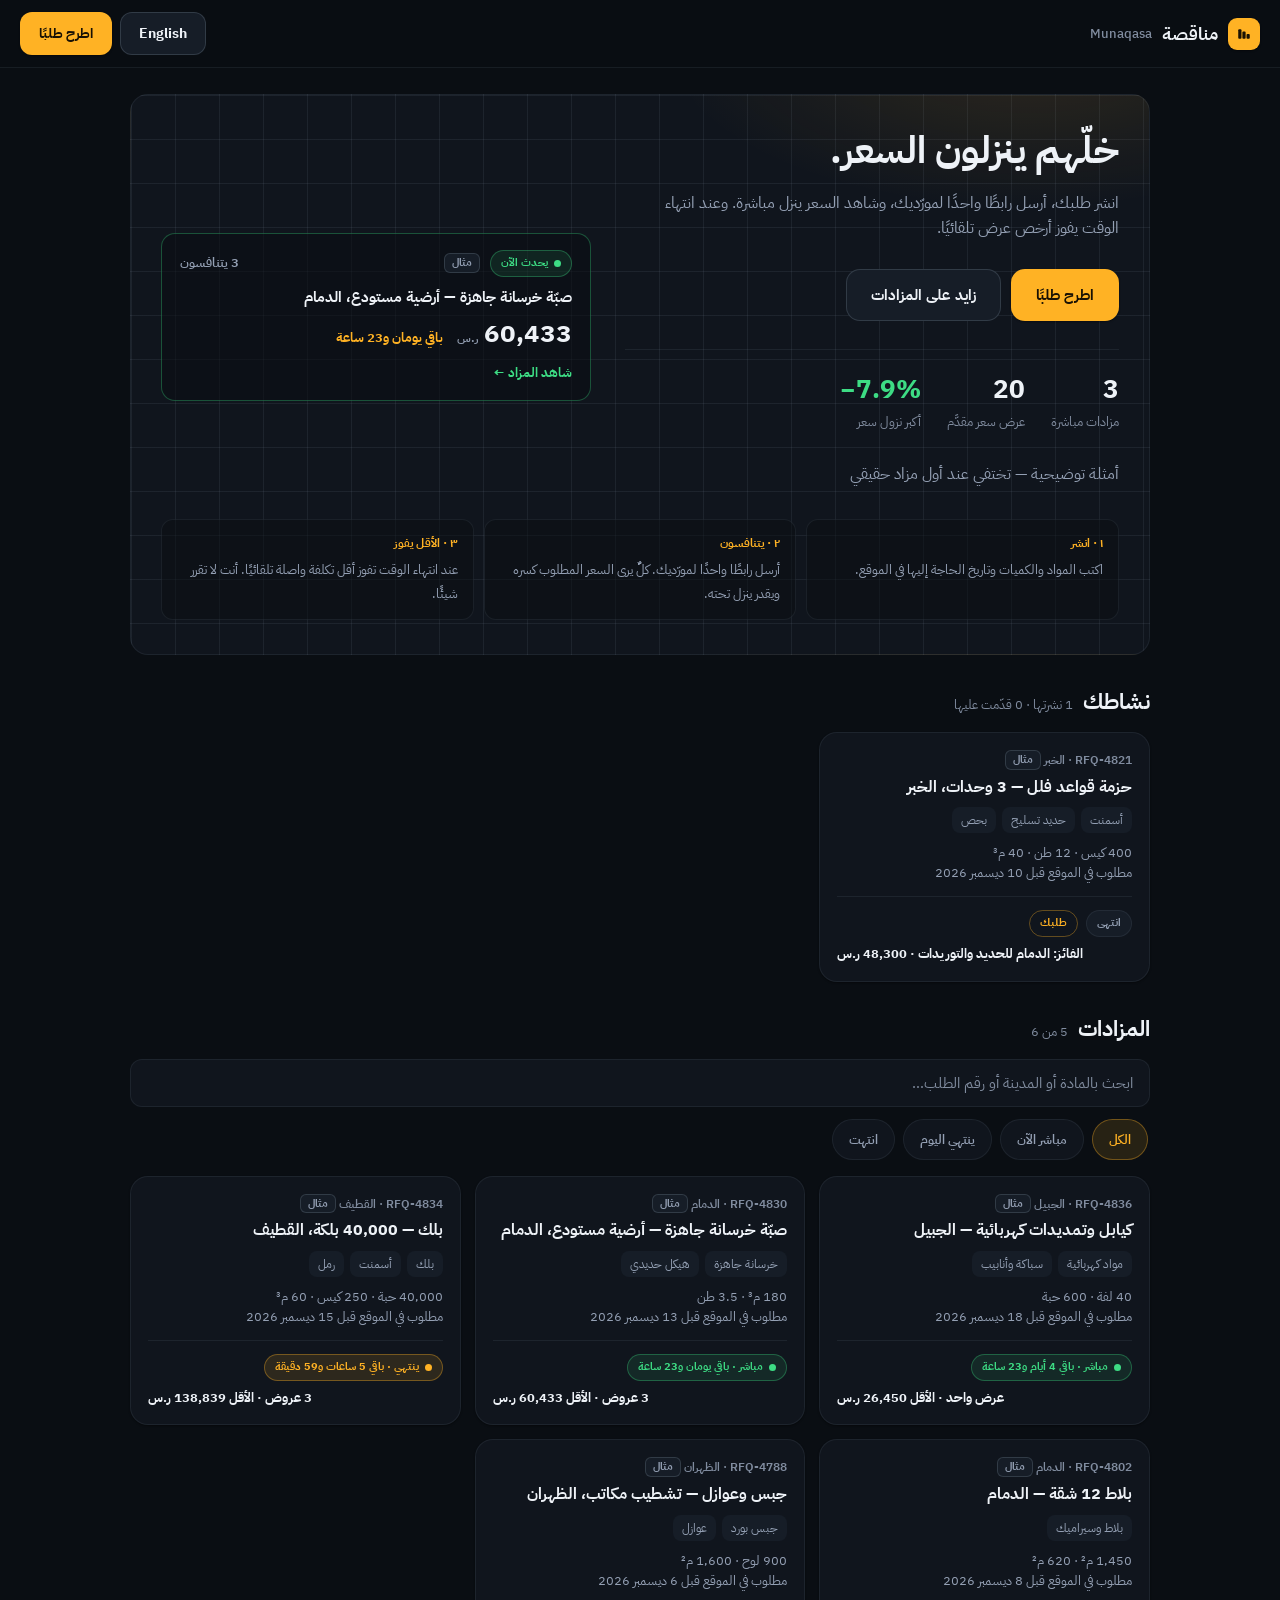
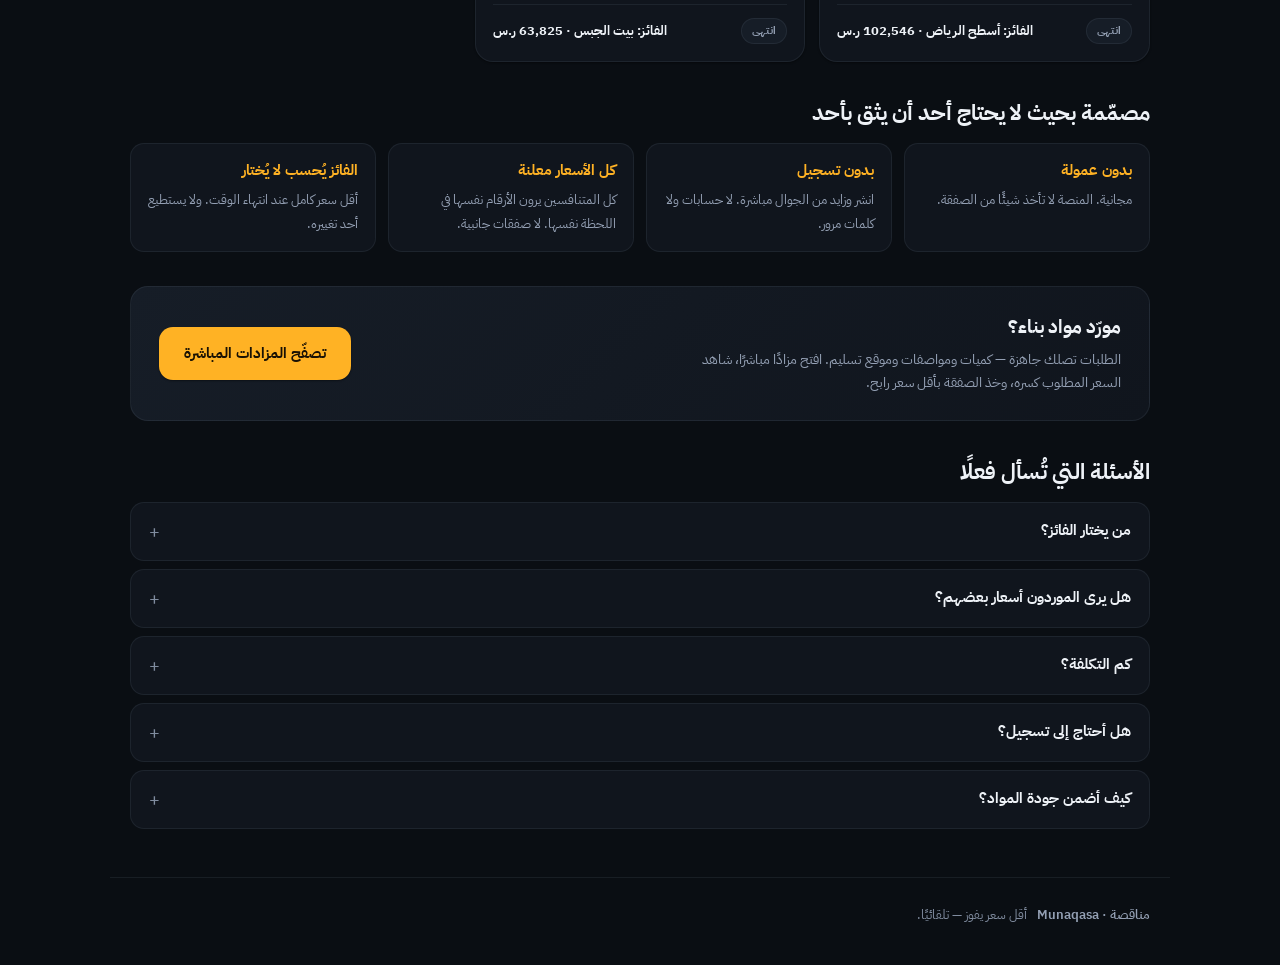
<file: index.html>
<!DOCTYPE html>
<html lang="ar" dir="rtl">
<head>
<meta charset="UTF-8" />
<meta name="viewport" content="width=device-width, initial-scale=1.0, viewport-fit=cover" />
<title>مناقصة — مزادات مواد البناء</title>
<meta name="description" content="انشر طلبك ودع الموردين ينزلون السعر مباشرة. أقل سعر يفوز." />
<meta name="theme-color" content="#0a0e13" />
<link rel="icon" href="icon.svg" type="image/svg+xml" />
<link rel="apple-touch-icon" href="icon-192.png" />
<link rel="manifest" href="manifest.webmanifest" />
<meta property="og:type" content="website" />
<meta property="og:site_name" content="مناقصة · Munaqasa" />
<meta property="og:title" content="مناقصة — مزادات مواد البناء" />
<meta property="og:description" content="انشر طلبك ودع الموردين ينزلون السعر مباشرة. أقل سعر يفوز." />
<meta property="og:url" content="https://yasser1164-ux.github.io/munaqasa/" />
<meta property="og:image" content="https://yasser1164-ux.github.io/munaqasa/og.png" />
<meta property="og:image:width" content="1200" />
<meta property="og:image:height" content="630" />
<meta property="og:locale" content="ar_SA" />
<meta name="twitter:card" content="summary_large_image" />
<link rel="preconnect" href="https://fonts.googleapis.com" />
<link rel="preconnect" href="https://fonts.gstatic.com" crossorigin />
<link href="https://fonts.googleapis.com/css2?family=Inter:wght@400;500;600;700&family=IBM+Plex+Sans+Arabic:wght@400;500;600;700&display=swap" rel="stylesheet" />
<link rel="stylesheet" href="styles.css?v=73b2169e" />
<script type="application/ld+json">
{"@context":"https://schema.org","@graph":[
 {"@type":"WebSite","name":"مناقصة · Munaqasa","alternateName":"Munaqasa",
  "url":"https://yasser1164-ux.github.io/munaqasa/",
  "description":"مزادات مباشرة على مواد البناء — انشر طلبك ودع الموردين ينزلون السعر. أقل سعر يفوز تلقائيًا.",
  "inLanguage":["ar","en"]},
 {"@type":"FAQPage","mainEntity":[
  {"@type":"Question","name":"من يختار الفائز؟","acceptedAnswer":{"@type":"Answer","text":"لا أحد. عند انتهاء الوقت يفوز أقل سعر كامل تلقائيًا، ولا يستطيع أحد تغييره."}},
  {"@type":"Question","name":"هل يرى الموردون أسعار بعضهم؟","acceptedAnswer":{"@type":"Answer","text":"نعم، مباشرة — كل مورد يرى السعر المطلوب كسره، فيستمر السعر بالنزول حتى ينتهي الوقت."}},
  {"@type":"Question","name":"كم التكلفة؟","acceptedAnswer":{"@type":"Answer","text":"مجانية بالكامل: لا عمولة على الصفقات ولا رسوم."}},
  {"@type":"Question","name":"هل أحتاج إلى تسجيل؟","acceptedAnswer":{"@type":"Answer","text":"لا. تنشر الطلب وترسل رابطًا واحدًا عبر واتساب، والموردون يزايدون من جوالاتهم."}},
  {"@type":"Question","name":"كيف أضمن جودة المواد؟","acceptedAnswer":{"@type":"Answer","text":"تحدد المواصفات في الطلب بدقة، وكل عرض هو سعر لهذه المواصفات بالضبط. الفحص عند الاستلام يبقى كما في أي شراء."}}
 ]}]}
</script>
</head>
<body data-i18n-title="title.board">
  <header class="top">
    <a class="brand" href="index.html">
      <span class="brand-mark" aria-hidden="true"><svg viewBox="0 0 512 512" xmlns="http://www.w3.org/2000/svg"><g fill="#191104"><rect x="92" y="120" width="92" height="272" rx="26"/><rect x="210" y="188" width="92" height="204" rx="26"/><rect x="328" y="256" width="92" height="136" rx="26"/></g></svg></span>
      <span class="brand-name">مناقصة</span>
      <span class="brand-ar">Munaqasa</span>
    </a>
    <nav>
      <button class="btn btn-ghost" id="lang-toggle" type="button">English</button>
      <a class="btn" href="post.html" data-i18n="nav.post">اطرح طلبًا</a>
    </nav>
  </header>

  <main class="wrap">
    <section class="hero">
      <h1 data-i18n="hero.h1">خلّهم ينزلون السعر.</h1>
      <p data-i18n-html="hero.p">انشر طلبك، أرسل رابطًا واحدًا لمورّديك، وشاهد السعر ينزل مباشرة. وعند انتهاء الوقت يفوز أرخص عرض تلقائيًا.</p>
      <div class="btn-row">
        <a class="btn btn-lg" href="post.html" data-i18n="hero.cta1">اطرح طلبًا</a>
        <a class="btn btn-lg btn-ghost" href="#board" data-i18n="hero.cta2">زايد على المزادات</a>
      </div>
      <div class="stats" id="hero-stats" hidden></div>
      <div id="live-hero"></div>
      <div class="how">
        <div><b data-i18n="how1.t">١ · انشر</b><span data-i18n="how1.d">اكتب المواد والكميات وتاريخ الحاجة إليها في الموقع.</span></div>
        <div><b data-i18n="how2.t">٢ · يتنافسون</b><span data-i18n="how2.d">أرسل رابطًا واحدًا لمورّديك. كلٌّ يرى السعر المطلوب كسره ويقدر ينزل تحته.</span></div>
        <div><b data-i18n="how3.t">٣ · الأقل يفوز</b><span data-i18n="how3.d">عند انتهاء الوقت تفوز أقل تكلفة واصلة تلقائيًا. أنت لا تقرر شيئًا.</span></div>
      </div>
    </section>

    <section id="mine" hidden>
      <div class="sec-head"><h2 data-i18n="sec.mine">نشاطك</h2><span id="mine-note"></span></div>
      <div class="board" id="mine-board"></div>
    </section>

    <section id="board">
      <div class="sec-head"><h2 data-i18n="sec.board">المزادات</h2><span id="board-count"></span></div>
      <input id="q" type="search" data-i18n-ph="search.ph" placeholder="ابحث بالمادة أو المدينة أو رقم الطلب…" autocomplete="off" />
      <div class="chips" id="status-chips"></div>
      <div class="board" id="board-list">
        <a class="tcard skel"><div class="sk" style="height:12px;width:40%"></div>
          <div class="sk" style="height:18px;width:85%;margin:10px 0"></div>
          <div class="sk" style="height:14px;width:60%"></div>
          <div class="sk" style="height:14px;width:50%;margin-top:8px"></div></a>
        <a class="tcard skel"><div class="sk" style="height:12px;width:40%"></div>
          <div class="sk" style="height:18px;width:85%;margin:10px 0"></div>
          <div class="sk" style="height:14px;width:60%"></div>
          <div class="sk" style="height:14px;width:50%;margin-top:8px"></div></a>
        <a class="tcard skel"><div class="sk" style="height:12px;width:40%"></div>
          <div class="sk" style="height:18px;width:85%;margin:10px 0"></div>
          <div class="sk" style="height:14px;width:60%"></div>
          <div class="sk" style="height:14px;width:50%;margin-top:8px"></div></a>
      </div>
      <p class="empty" id="board-empty" data-i18n="board.empty" hidden>لا توجد طلبات تطابق هذه الفلاتر.</p>
    </section>

    <section class="trust">
      <div class="sec-head"><h2 data-i18n="trust.h">مصمّمة بحيث لا يحتاج أحد أن يثق بأحد</h2></div>
      <div class="trust-grid">
        <div><b data-i18n="trust.1.t">بدون عمولة</b><span data-i18n="trust.1.d">مجانية. المنصة لا تأخذ شيئًا من الصفقة.</span></div>
        <div><b data-i18n="trust.2.t">بدون تسجيل</b><span data-i18n="trust.2.d">انشر وزايد من الجوال مباشرة. لا حسابات ولا كلمات مرور.</span></div>
        <div><b data-i18n="trust.3.t">كل الأسعار معلنة</b><span data-i18n="trust.3.d">كل المتنافسين يرون الأرقام نفسها في اللحظة نفسها. لا صفقات جانبية.</span></div>
        <div><b data-i18n="trust.4.t">الفائز يُحسب لا يُختار</b><span data-i18n="trust.4.d">أقل سعر كامل عند انتهاء الوقت. ولا يستطيع أحد تغييره.</span></div>
      </div>
    </section>

    <section class="band">
      <div>
        <h2 data-i18n="sup.h">مورّد مواد بناء؟</h2>
        <p data-i18n="sup.d">الطلبات تصلك جاهزة — كميات ومواصفات وموقع تسليم. افتح مزادًا مباشرًا، شاهد السعر المطلوب كسره، وخذ الصفقة بأقل سعر رابح.</p>
      </div>
      <a class="btn btn-lg" href="#board" data-i18n="sup.cta">تصفّح المزادات المباشرة</a>
    </section>

    <section class="faq">
      <div class="sec-head"><h2 data-i18n="faq.h">الأسئلة التي تُسأل فعلًا</h2></div>
      <details><summary data-i18n="faq.1.q">من يختار الفائز؟</summary><p data-i18n="faq.1.a">لا أحد. عند انتهاء الوقت يفوز أقل سعر كامل تلقائيًا — لا يستطيع المشتري اختيار غيره، وهذا بالضبط ما يجعل الموردين يتنافسون بجدية.</p></details>
      <details><summary data-i18n="faq.2.q">هل يرى الموردون أسعار بعضهم؟</summary><p data-i18n="faq.2.a">نعم، مباشرة. هذه هي الفكرة كلها: كل مورد يرى السعر المطلوب كسره، فيستمر السعر بالنزول حتى ينتهي الوقت.</p></details>
      <details><summary data-i18n="faq.3.q">كم التكلفة؟</summary><p data-i18n="faq.3.a">لا شيء. لا عمولة على الصفقات، ولا رسوم، ولا باقات مدفوعة.</p></details>
      <details><summary data-i18n="faq.4.q">هل أحتاج إلى تسجيل؟</summary><p data-i18n="faq.4.a">لا. تنشر الطلب وترسل رابطًا واحدًا عبر واتساب، والموردون يزايدون من جوالاتهم. فقط احتفظ برابطك — فهو طريقك للعودة إلى مزادك.</p></details>
      <details><summary data-i18n="faq.5.q">كيف أضمن جودة المواد؟</summary><p data-i18n="faq.5.a">أنت تحدد المواصفات في الطلب — الدرجة والمقاس والمعيار والشهادات — وكل عرض هو سعر لهذه المواصفات بالضبط. المنصة تحسم السعر؛ والفحص عند الاستلام يبقى كما في أي شراء.</p></details>
    </section>
  </main>

  <footer class="foot-site">
    <b>مناقصة · Munaqasa</b>
    <span data-i18n="foot.tag">أقل سعر يفوز — تلقائيًا.</span>
  </footer>

<script src="config.js?v=73b2169e"></script>
<script src="i18n.js?v=73b2169e"></script>
<script src="core.js?v=73b2169e"></script>
<script src="store.js?v=73b2169e"></script>
<script src="seed.js?v=73b2169e"></script>
<script src="list.js?v=73b2169e"></script>
</body>
</html>
</file>
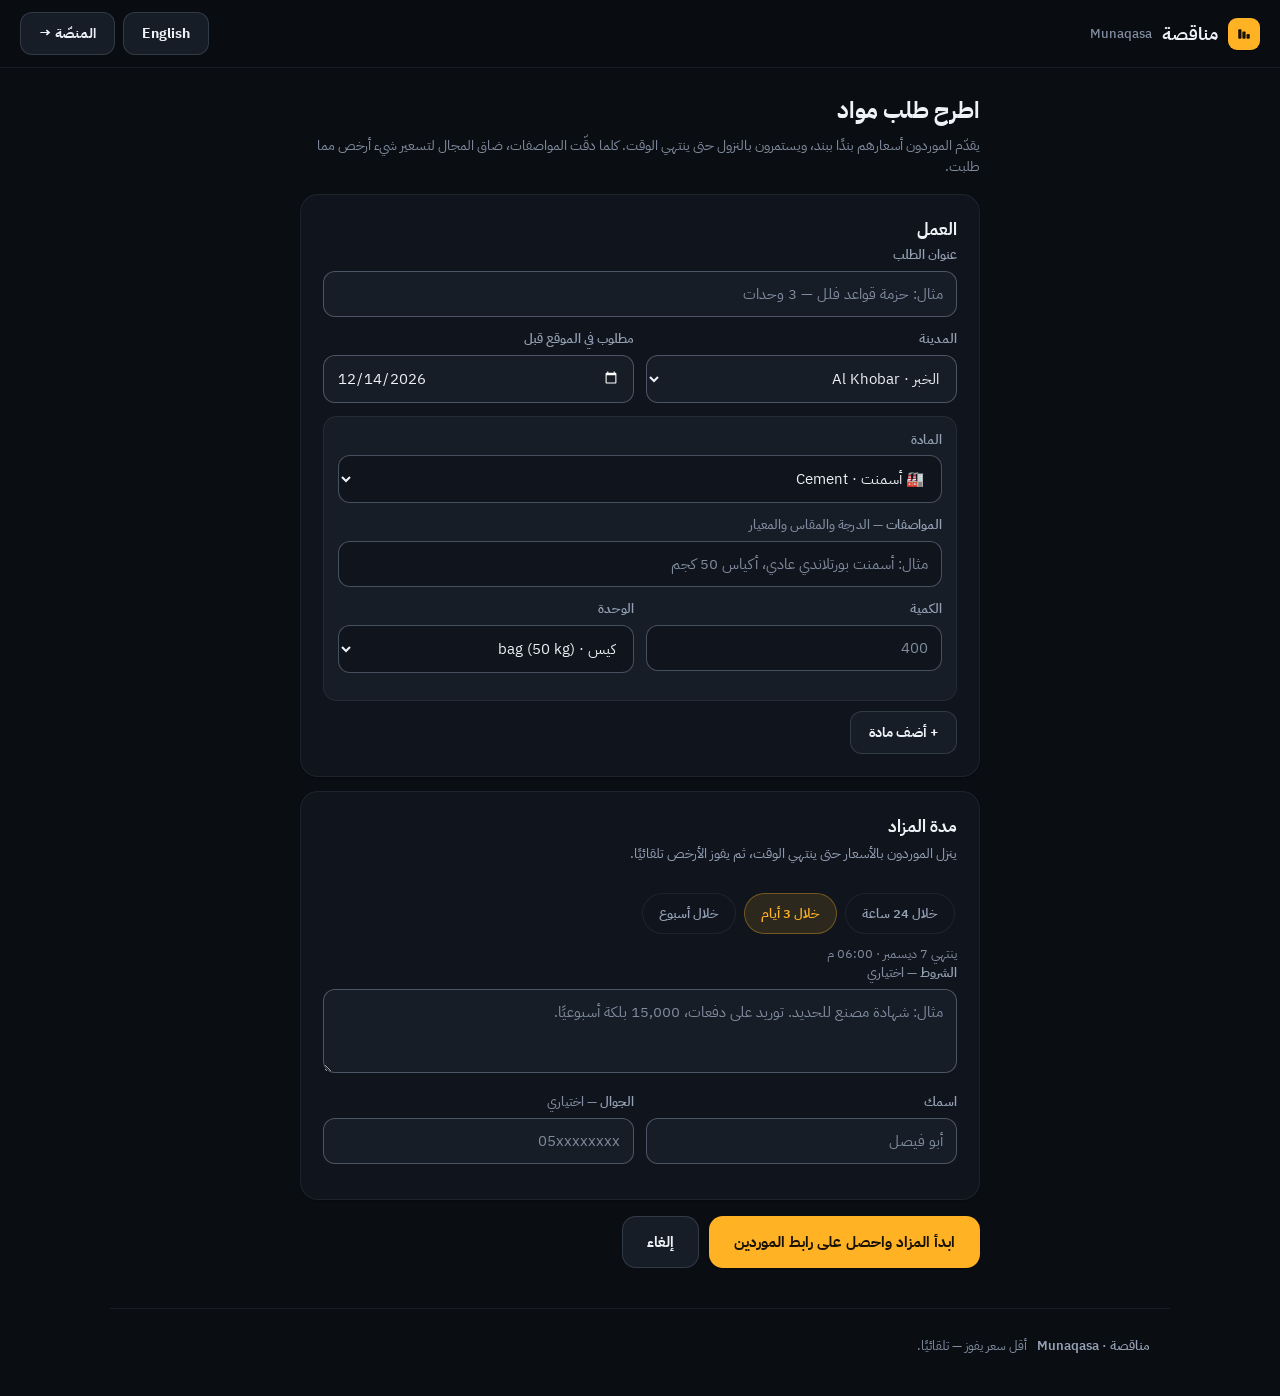
<file: post.html>
<!DOCTYPE html>
<html lang="ar" dir="rtl">
<head>
<meta charset="UTF-8" />
<meta name="viewport" content="width=device-width, initial-scale=1.0, viewport-fit=cover" />
<title>اطرح طلب مواد — مناقصة</title>
<meta name="description" content="اكتب المواد والكميات وابدأ المزاد — الموردون ينزلون السعر حتى ينتهي الوقت." />
<meta name="theme-color" content="#0a0e13" />
<link rel="icon" href="icon.svg" type="image/svg+xml" />
<link rel="apple-touch-icon" href="icon-192.png" />
<link rel="manifest" href="manifest.webmanifest" />
<meta property="og:type" content="website" />
<meta property="og:site_name" content="مناقصة · Munaqasa" />
<meta property="og:title" content="اطرح طلب مواد — مناقصة" />
<meta property="og:description" content="اكتب المواد والكميات وابدأ المزاد — الموردون ينزلون السعر حتى ينتهي الوقت." />
<meta property="og:url" content="https://yasser1164-ux.github.io/munaqasa/post.html" />
<meta property="og:image" content="https://yasser1164-ux.github.io/munaqasa/og.png" />
<meta property="og:image:width" content="1200" />
<meta property="og:image:height" content="630" />
<meta property="og:locale" content="ar_SA" />
<meta name="twitter:card" content="summary_large_image" />
<link rel="preconnect" href="https://fonts.googleapis.com" />
<link rel="preconnect" href="https://fonts.gstatic.com" crossorigin />
<link href="https://fonts.googleapis.com/css2?family=Inter:wght@400;500;600;700&family=IBM+Plex+Sans+Arabic:wght@400;500;600;700&display=swap" rel="stylesheet" />
<link rel="stylesheet" href="styles.css?v=73b2169e" />
</head>
<body data-i18n-title="title.post">
  <header class="top">
    <a class="brand" href="index.html">
      <span class="brand-mark" aria-hidden="true"><svg viewBox="0 0 512 512" xmlns="http://www.w3.org/2000/svg"><g fill="#191104"><rect x="92" y="120" width="92" height="272" rx="26"/><rect x="210" y="188" width="92" height="204" rx="26"/><rect x="328" y="256" width="92" height="136" rx="26"/></g></svg></span>
      <span class="brand-name">مناقصة</span>
      <span class="brand-ar">Munaqasa</span>
    </a>
    <nav>
      <button class="btn btn-ghost" id="lang-toggle" type="button">English</button>
      <a class="btn btn-ghost" href="index.html" data-i18n="nav.board">المنصّة</a>
    </nav>
  </header>

  <main class="wrap narrow">
    <h1 style="font-size:23px;margin-bottom:6px" data-i18n="p.h1">اطرح طلب مواد</h1>
    <p class="sub" data-i18n="p.sub">يقدّم الموردون أسعارهم بندًا ببند، ويستمرون بالنزول حتى ينتهي الوقت. كلما دقّت المواصفات، ضاق المجال لتسعير شيء أرخص مما طلبت.</p>

    <form id="post-form" autocomplete="on">
      <section class="card">
        <h2 data-i18n="p.job">العمل</h2>
        <label class="field">
          <span data-i18n="p.title">عنوان الطلب</span>
          <input id="f-title" required maxlength="120" data-i18n-ph="p.title.ph" placeholder="مثال: حزمة قواعد فلل — 3 وحدات" />
        </label>
        <div class="grid2">
          <label class="field">
            <span data-i18n="p.city">المدينة</span>
            <select id="f-city"></select>
          </label>
          <label class="field">
            <span data-i18n="p.needed">مطلوب في الموقع قبل</span>
            <input id="f-needed" type="date" required />
          </label>
        </div>
        <div id="lines"></div>
        <button type="button" class="btn btn-ghost" id="add-line" data-i18n="p.addline">+ أضف مادة</button>
      </section>

      <section class="card">
        <h2 data-i18n="p.window">مدة المزاد</h2>
        <p data-i18n="p.window.d">ينزل الموردون بالأسعار حتى ينتهي الوقت، ثم يفوز الأرخص تلقائيًا.</p>
        <div class="chips" style="margin-bottom:6px">
          <button type="button" class="chip" data-close-in="24" data-i18n="p.in24">خلال 24 ساعة</button>
          <button type="button" class="chip active" data-close-in="72" data-i18n="p.in72">خلال 3 أيام</button>
          <button type="button" class="chip" data-close-in="168" data-i18n="p.in168">خلال أسبوع</button>
        </div>
        <p class="hint" id="closes-note"></p>
        <label class="field">
          <span data-i18n-html="p.notes">الشروط <em>— اختياري</em></span>
          <textarea id="f-notes" maxlength="600" data-i18n-ph="p.notes.ph" placeholder="مثال: شهادة مصنع للحديد. توريد على دفعات، 15,000 بلكة أسبوعيًا."></textarea>
        </label>
        <div class="grid2">
          <label class="field"><span data-i18n="p.name">اسمك</span><input id="f-name" maxlength="60" data-i18n-ph="p.name.ph" placeholder="أبو فيصل" /></label>
          <label class="field"><span data-i18n-html="p.phone">الجوال <em>— اختياري</em></span><input id="f-phone" type="tel" maxlength="24" placeholder="05xxxxxxxx" /></label>
        </div>
      </section>

      <p class="err" id="post-err" hidden></p>
      <div class="btn-row">
        <button class="btn btn-lg" type="submit" id="post-submit" data-i18n="p.submit">ابدأ المزاد واحصل على رابط الموردين</button>
        <a class="btn btn-lg btn-ghost" href="index.html" data-i18n="p.cancel">إلغاء</a>
      </div>
    </form>
  </main>

  <footer class="foot-site">
    <b>مناقصة · Munaqasa</b>
    <span data-i18n="foot.tag">أقل سعر يفوز — تلقائيًا.</span>
  </footer>

<script src="config.js?v=73b2169e"></script>
<script src="i18n.js?v=73b2169e"></script>
<script src="core.js?v=73b2169e"></script>
<script src="store.js?v=73b2169e"></script>
<script src="seed.js?v=73b2169e"></script>
<script src="post.js?v=73b2169e"></script>
</body>
</html>
</file>
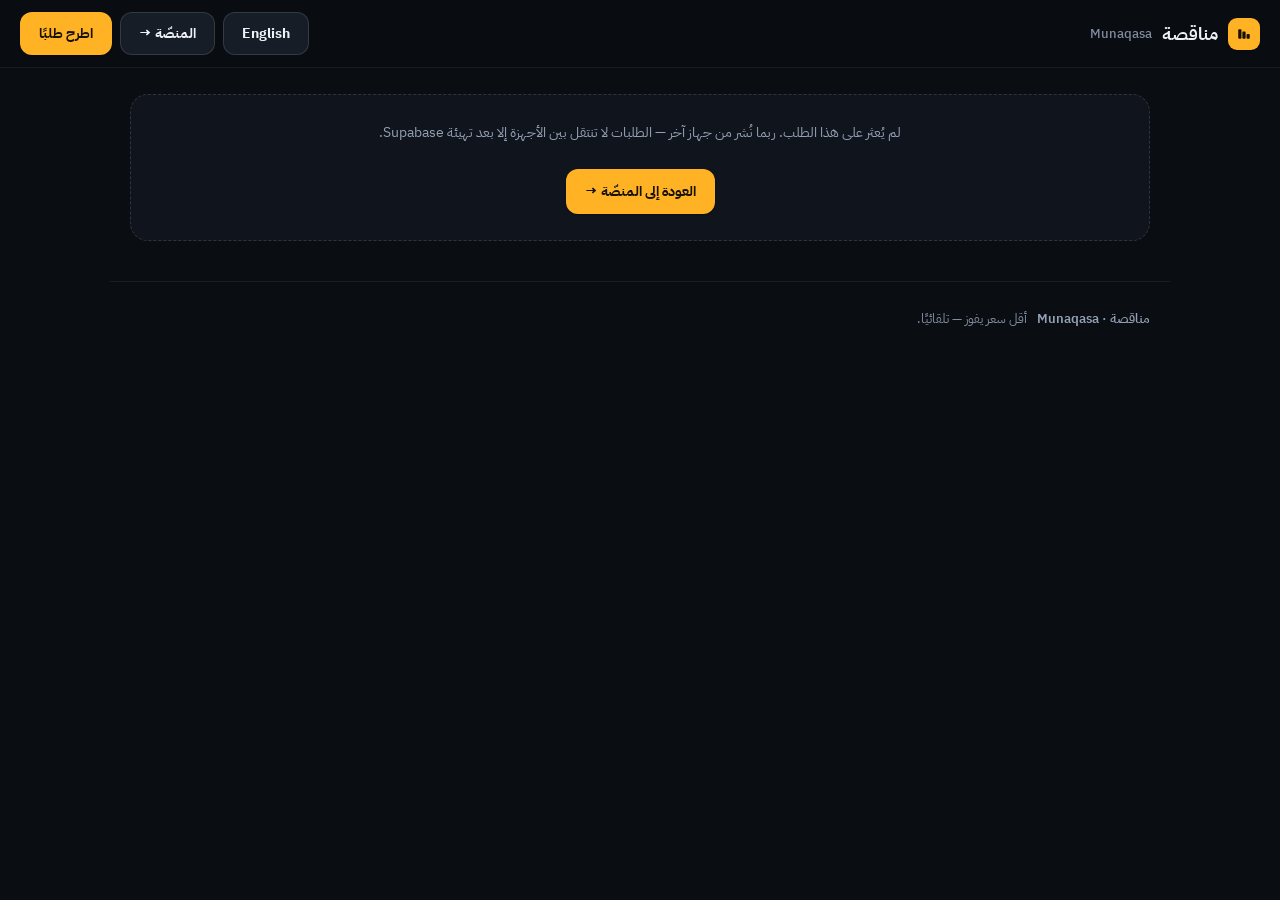
<file: tender.html>
<!DOCTYPE html>
<html lang="ar" dir="rtl">
<head>
<meta charset="UTF-8" />
<meta name="viewport" content="width=device-width, initial-scale=1.0, viewport-fit=cover" />
<title>مناقصة — مزاد</title>
<meta name="description" content="مزاد مباشر على مواد بناء — أقل سعر يفوز." />
<meta name="theme-color" content="#0a0e13" />
<link rel="icon" href="icon.svg" type="image/svg+xml" />
<link rel="apple-touch-icon" href="icon-192.png" />
<link rel="manifest" href="manifest.webmanifest" />
<meta property="og:type" content="website" />
<meta property="og:site_name" content="مناقصة · Munaqasa" />
<meta property="og:title" content="مناقصة — مزاد" />
<meta property="og:description" content="مزاد مباشر على مواد بناء — أقل سعر يفوز." />
<meta property="og:url" content="https://yasser1164-ux.github.io/munaqasa/tender.html" />
<meta property="og:image" content="https://yasser1164-ux.github.io/munaqasa/og.png" />
<meta property="og:image:width" content="1200" />
<meta property="og:image:height" content="630" />
<meta property="og:locale" content="ar_SA" />
<meta name="twitter:card" content="summary_large_image" />
<link rel="preconnect" href="https://fonts.googleapis.com" />
<link rel="preconnect" href="https://fonts.gstatic.com" crossorigin />
<link href="https://fonts.googleapis.com/css2?family=Inter:wght@400;500;600;700&family=IBM+Plex+Sans+Arabic:wght@400;500;600;700&display=swap" rel="stylesheet" />
<link rel="stylesheet" href="styles.css?v=73b2169e" />
</head>
<body>
  <header class="top">
    <a class="brand" href="index.html">
      <span class="brand-mark" aria-hidden="true"><svg viewBox="0 0 512 512" xmlns="http://www.w3.org/2000/svg"><g fill="#191104"><rect x="92" y="120" width="92" height="272" rx="26"/><rect x="210" y="188" width="92" height="204" rx="26"/><rect x="328" y="256" width="92" height="136" rx="26"/></g></svg></span>
      <span class="brand-name">مناقصة</span>
      <span class="brand-ar">Munaqasa</span>
    </a>
    <nav>
      <button class="btn btn-ghost" id="lang-toggle" type="button">English</button>
      <a class="btn btn-ghost" href="index.html" data-i18n="nav.board">المنصّة</a>
      <a class="btn nav-post" href="post.html" data-i18n="nav.post">اطرح طلبًا</a>
    </nav>
  </header>

  <main class="wrap">
    <div id="posted-panel"></div>   <!-- shown once, right after posting -->
    <div id="head"></div>           <!-- title, status, facts -->
    <div id="ticker-slot"></div>    <!-- the price, above everything else -->
    <div id="items"></div>          <!-- what is being bought -->
    <div id="action"></div>         <!-- ticker · bid form · standings · history -->
  </main>

  <footer class="foot-site">
    <b>مناقصة · Munaqasa</b>
    <span data-i18n="foot.tag">أقل سعر يفوز — تلقائيًا.</span>
  </footer>

<script src="config.js?v=73b2169e"></script>
<script src="i18n.js?v=73b2169e"></script>
<script src="core.js?v=73b2169e"></script>
<script src="store.js?v=73b2169e"></script>
<script src="seed.js?v=73b2169e"></script>
<script src="tender.js?v=73b2169e"></script>
</body>
</html>
</file>
<file: styles.css>
/* Munaqasa · مناقصة — live auctions for construction materials.
   Design language: near-black engineering surfaces, one warm amber accent,
   hairline borders, soft depth. Arabic-first (the page ships as RTL); the
   layout mirrors itself through logical properties when English is chosen.
   No decorative gradients on controls — color means something or it is not
   there. Numbers are always tabular. */

:root{
  color-scheme:dark;
  --bg:#0a0e13;
  --surface:#10151d;
  --surface-2:#161d27;
  --surface-3:#1c2532;
  --line:rgba(148,163,184,.10);
  --line-strong:rgba(148,163,184,.22);
  --text:#eef2f7;
  --muted:#94a0b4;
  --faint:#808c9f;
  --accent:#ffb224;
  --accent-soft:rgba(255,178,36,.12);
  --accent-line:rgba(255,178,36,.35);
  --accent-ink:#191104;
  --green:#3ddc84;
  --green-soft:rgba(61,220,132,.10);
  --green-line:rgba(61,220,132,.32);
  --red:#ff6b6b;
  --blue:#6db3ff;
  --radius:14px;
  --radius-lg:18px;
  --shadow:0 1px 2px rgba(0,0,0,.45),0 12px 32px -12px rgba(0,0,0,.55);
  --shadow-sm:0 1px 2px rgba(0,0,0,.4);
  --ring:0 0 0 2px var(--bg),0 0 0 4px var(--accent);
}
*{box-sizing:border-box;margin:0;padding:0}
html{scroll-behavior:smooth;scroll-padding-top:64px}
body{
  font-family:'IBM Plex Sans Arabic','Inter',system-ui,-apple-system,'Segoe UI',sans-serif;
  background:var(--bg);color:var(--text);line-height:1.5;
  -webkit-text-size-adjust:100%;-webkit-font-smoothing:antialiased;
}
a{color:inherit}
input,select,textarea,button{font-family:inherit;font-size:inherit;color:inherit}
::selection{background:var(--accent);color:var(--accent-ink)}
:focus-visible{outline:none;box-shadow:var(--ring);border-radius:10px}
[dir=rtl] *{letter-spacing:0 !important}
@media (prefers-reduced-motion:reduce){*{animation:none!important;transition:none!important}}

/* ---- chrome ---------------------------------------------------------------- */
.top{
  position:sticky;top:0;z-index:20;display:flex;align-items:center;gap:14px;
  padding:12px 20px;background:rgba(10,14,19,.82);backdrop-filter:blur(14px);
  -webkit-backdrop-filter:blur(14px);border-bottom:1px solid var(--line);
}
.brand{display:flex;align-items:center;gap:10px;text-decoration:none}
.brand-mark{display:grid;place-items:center;width:32px;height:32px;border-radius:9px;
  background:var(--accent);box-shadow:var(--shadow-sm);flex:0 0 auto}
.brand-mark svg{width:18px;height:18px;display:block}
.brand-name{font-weight:700;font-size:18px}
.brand-ar{color:var(--faint);font-size:13px;font-weight:500}
.top nav{margin-inline-start:auto;display:flex;gap:8px;align-items:center}

.wrap{max-width:1060px;margin:0 auto;padding:26px 20px 40px}
.wrap.narrow{max-width:720px}

.foot-site{max-width:1060px;margin:0 auto;padding:28px 20px 40px;color:var(--faint);
  font-size:12.5px;display:flex;align-items:center;gap:10px;border-top:1px solid var(--line)}
.foot-site b{color:var(--muted);font-weight:600}

/* ---- buttons ---------------------------------------------------------------- */
.btn{
  display:inline-flex;align-items:center;justify-content:center;gap:7px;
  padding:10px 18px;border-radius:12px;border:1px solid transparent;cursor:pointer;
  background:var(--accent);color:var(--accent-ink);font-size:14px;font-weight:700;
  text-decoration:none;white-space:nowrap;box-shadow:var(--shadow-sm);
  transition:filter .15s ease,transform .05s ease;
}
.btn:hover{filter:brightness(1.06)}
.btn:active{transform:translateY(1px)}
.btn:disabled{opacity:1;background:var(--surface-3);color:var(--faint);box-shadow:none;cursor:not-allowed}
.btn-ghost{background:var(--surface-2);border-color:var(--line-strong);color:var(--text);box-shadow:none}
.btn-ghost:hover{filter:none;background:var(--surface-3)}
.btn-lg{padding:14px 24px;font-size:15px;border-radius:14px}
.btn-row{display:flex;gap:10px;flex-wrap:wrap;margin-top:16px}

/* ---- hero -------------------------------------------------------------------- */
.hero{
  position:relative;overflow:hidden;border:1px solid var(--line);
  border-radius:var(--radius-lg);padding:34px 30px;margin-bottom:26px;
  background:
    radial-gradient(560px 260px at 12% -10%,rgba(255,178,36,.13),transparent 65%),
    linear-gradient(var(--line) 1px,transparent 1px),
    linear-gradient(90deg,var(--line) 1px,transparent 1px),
    var(--surface);
  background-size:auto,44px 44px,44px 44px,auto;
}
.hero{display:grid;grid-template-columns:minmax(0,1.15fr) minmax(300px,1fr);gap:6px 34px}
.hero > *{grid-column:1}
.hero #live-hero{grid-column:2;grid-row:1/5;align-self:center}
.hero #live-hero:empty{display:none}
.hero:has(#live-hero:empty){grid-template-columns:1fr}
.hero .how{grid-column:1/-1}
.hero h1{font-size:clamp(26px,4.4vw,38px);line-height:1.18;font-weight:700;margin-bottom:10px;max-width:22ch}
.hero p{color:var(--muted);font-size:15.5px;line-height:1.65;max-width:52ch}
.hero p b{color:var(--text)}
.hero .btn-row{margin-top:22px}
.how{display:grid;grid-template-columns:repeat(3,1fr);gap:10px;margin-top:26px}
.how div{background:rgba(10,14,19,.5);border:1px solid var(--line);border-radius:12px;padding:14px 15px}
.how b{display:block;font-size:12px;color:var(--accent);font-weight:700;margin-bottom:5px}
.how span{color:var(--muted);font-size:13px;line-height:1.55}

/* ---- section heads + filters -------------------------------------------------- */
.sec-head{display:flex;align-items:baseline;gap:10px;margin:30px 0 14px}
.sec-head h2{font-size:22px;font-weight:700}
.sec-head span{color:var(--faint);font-size:13px;font-variant-numeric:tabular-nums}
input[type=search]{width:100%;padding:12px 16px;border-radius:12px;border:1px solid var(--line);
  background:var(--surface);font-size:14.5px}
input[type=search]::placeholder{color:var(--faint)}
.chips{display:flex;gap:8px;overflow-x:auto;padding:12px 2px 4px;scrollbar-width:none;margin-bottom:12px}
.chips::-webkit-scrollbar{display:none}
.chip{flex:0 0 auto;padding:10px 16px;min-height:40px;border-radius:999px;border:1px solid var(--line);
  background:var(--surface);color:var(--muted);font-size:13px;font-weight:600;cursor:pointer;
  white-space:nowrap;transition:border-color .15s,color .15s,background .15s}
.chip:hover{border-color:var(--line-strong);color:var(--text)}
.chip.active{background:var(--accent-soft);border-color:var(--accent-line);color:var(--accent)}

/* ---- auction cards ------------------------------------------------------------ */
.board{display:grid;grid-template-columns:repeat(auto-fill,minmax(320px,1fr));gap:14px}
.tcard{display:flex;flex-direction:column;text-align:start;background:var(--surface);
  border:1px solid var(--line);border-radius:var(--radius-lg);padding:17px;cursor:pointer;
  color:var(--text);text-decoration:none;box-shadow:var(--shadow-sm);
  transition:transform .16s ease,border-color .16s ease,box-shadow .16s ease}
.tcard:hover{transform:translateY(-2px);border-color:var(--line-strong);box-shadow:var(--shadow)}
.tcard .ref{color:var(--faint);font-size:12px;font-weight:600;font-variant-numeric:tabular-nums}
.tcard h3{font-size:15.5px;font-weight:700;line-height:1.4;margin:6px 0 10px}
.tcard .mats{display:flex;gap:6px;flex-wrap:wrap;margin-bottom:10px}
.mtag{display:inline-flex;align-items:center;gap:5px;background:var(--surface-2);
  border-radius:8px;padding:4px 9px;font-size:12px;color:var(--muted)}
.tcard .meta{color:var(--muted);font-size:12.5px;line-height:1.6}
.tcard .foot{display:flex;align-items:center;gap:8px;flex-wrap:wrap;margin-top:auto;
  padding-top:13px;margin-top:13px;border-top:1px solid var(--line)}
.bidcount{margin-inline-start:auto;font-size:12.5px;font-weight:700;color:var(--text);
  font-variant-numeric:tabular-nums}
.empty{color:var(--muted);font-size:14px;line-height:1.7;background:var(--surface);
  border:1px dashed var(--line-strong);border-radius:var(--radius-lg);padding:26px;text-align:center}

/* skeletons shown while the board loads */
.skel{pointer-events:none}
.skel .sk{border-radius:8px;background:linear-gradient(90deg,var(--surface-2) 25%,var(--surface-3) 50%,var(--surface-2) 75%);
  background-size:200% 100%;animation:sk 1.4s ease infinite}
@keyframes sk{to{background-position:-200% 0}}

/* ---- status badges ------------------------------------------------------------- */
.badge{display:inline-flex;align-items:center;gap:6px;font-size:11px;font-weight:700;
  padding:4px 10px;border-radius:999px;white-space:nowrap;border:1px solid transparent}
.badge.live{background:var(--green-soft);border-color:var(--green-line);color:var(--green)}
.badge.live::before{content:'';width:7px;height:7px;border-radius:50%;background:var(--green);
  animation:blink 1.6s ease-in-out infinite}
@keyframes blink{0%,100%{opacity:.35}50%{opacity:1}}
.badge.closing{background:var(--accent-soft);border-color:var(--accent-line);color:var(--accent)}
.badge.closing::before{content:'';width:7px;height:7px;border-radius:50%;background:var(--accent);
  animation:blink 1s ease-in-out infinite}
.badge.ended{background:var(--surface-2);border-color:var(--line);color:var(--muted)}
.badge.mine{background:transparent;border-color:var(--accent-line);color:var(--accent)}

/* ---- forms ----------------------------------------------------------------------- */
.card{background:var(--surface);border:1px solid var(--line);border-radius:var(--radius-lg);
  padding:22px;margin-bottom:14px;box-shadow:var(--shadow-sm)}
.card > h2{font-size:17px;font-weight:700;margin-bottom:4px}
.card > h2 + p{color:var(--muted);font-size:13.5px;line-height:1.6;margin-bottom:16px}
.grid2{display:grid;grid-template-columns:1fr 1fr;gap:12px}
.grid3{display:grid;grid-template-columns:1fr 1fr 1fr;gap:12px}
.field{display:block;margin-bottom:13px}
.field > span{display:block;font-size:12.5px;font-weight:600;color:var(--muted);margin-bottom:6px}
.field > span em{font-style:normal;color:var(--faint);font-weight:500}
input,select,textarea{width:100%;padding:11px 13px;border-radius:12px;border:1px solid rgba(148,163,184,.42);
  background:var(--surface-2);font-size:14.5px;transition:border-color .15s}
input:hover,select:hover,textarea:hover{border-color:var(--line-strong)}
input:focus,select:focus,textarea:focus{outline:none;border-color:var(--accent);box-shadow:0 0 0 3px var(--accent-soft)}
input::placeholder,textarea::placeholder{color:var(--faint)}
textarea{min-height:84px;resize:vertical;line-height:1.6}
input[type=number],input[type=tel]{direction:ltr;text-align:end;font-variant-numeric:tabular-nums;
  appearance:textfield;-moz-appearance:textfield}
input[type=number]::-webkit-inner-spin-button,input[type=number]::-webkit-outer-spin-button{-webkit-appearance:none;margin:0}
.hint{color:var(--faint);font-size:12.5px;line-height:1.6;margin-top:6px}
.err{color:var(--red);font-size:13px;font-weight:600;margin-top:10px}

#post-form .chips{flex-wrap:wrap;overflow-x:visible}

/* line items on the post form */
.line{background:var(--surface-2);border:1px solid var(--line);border-radius:14px;
  padding:14px;margin-bottom:10px;position:relative}
.line input,.line select{background:var(--surface)}
.line .rm{position:absolute;top:6px;inset-inline-end:6px;width:40px;height:40px;display:grid;
  place-items:center;background:none;border:none;border-radius:8px;color:var(--faint);
  font-size:14px;cursor:pointer}
.line .rm:hover{color:var(--red);background:var(--surface)}
.qty-row{display:grid;grid-template-columns:1fr 1fr;gap:12px}

/* ---- auction page --------------------------------------------------------------- */
.head-row{display:flex;align-items:center;gap:10px;flex-wrap:wrap;margin-bottom:6px}
.head-row h1{font-size:clamp(19px,3vw,24px);line-height:1.3;font-weight:700;flex:1 1 300px}
.sub{color:var(--faint);font-size:13.5px;line-height:1.6;margin-bottom:16px}
.facts{display:grid;grid-template-columns:repeat(auto-fit,minmax(150px,1fr));gap:10px;margin:14px 0}
.fact{background:var(--surface);border:1px solid var(--line);border-radius:13px;padding:12px 14px}
.fact b{display:block;font-size:12px;color:var(--faint);font-weight:600;margin-bottom:4px}
.fact span{font-size:14.5px;font-weight:700;font-variant-numeric:tabular-nums}

table{width:100%;border-collapse:collapse;font-size:13.5px}
th,td{text-align:start;padding:10px;border-bottom:1px solid var(--line);vertical-align:top}
tbody tr:last-child td{border-bottom:none}
th{color:var(--faint);font-size:12px;font-weight:600;white-space:nowrap}
td.num,th.num{text-align:end;white-space:nowrap;font-variant-numeric:tabular-nums}
.scroll-x{overflow-x:auto;-webkit-overflow-scrolling:touch;margin:0 -22px;padding:0 22px}
.spec{color:var(--muted);font-size:12.5px;line-height:1.5;margin-top:2px}
.market{color:var(--blue);font-size:12px;font-weight:500;margin-top:4px}

/* ---- the live ticker -------------------------------------------------------------
   The price to beat, readable across a site office. */
.ticker{position:relative;overflow:hidden;border:1px solid var(--green-line);
  border-radius:var(--radius-lg);padding:26px 22px;text-align:center;margin-bottom:14px;
  background:radial-gradient(420px 200px at 50% -30%,rgba(61,220,132,.14),transparent 70%),var(--surface)}
.ticker.empty{background:var(--surface);border-style:dashed;border-color:var(--line-strong)}
.ticker.won{border-color:var(--accent-line);
  background:radial-gradient(420px 200px at 50% -30%,rgba(255,178,36,.16),transparent 70%),var(--surface)}
.ticker-price .cur,.lh-price .cur{font-size:.45em;font-weight:600;color:var(--muted)}
.ticker-label{font-size:12px;font-weight:700;color:var(--muted)}
.ticker-price{font-size:clamp(36px,7vw,52px);font-weight:700;line-height:1.15;margin:8px 0 2px;
  font-variant-numeric:tabular-nums}
.ticker-who{font-size:14px;font-weight:600;color:var(--muted)}
.ticker-who b{color:var(--text)}
.ticker-clock{margin-top:12px;display:inline-block;padding:5px 14px;border-radius:999px;
  background:var(--surface-2);border:1px solid var(--line-strong);font-size:13px;
  font-weight:700;color:var(--muted);font-variant-numeric:tabular-nums}
.ticker-clock.closing{background:var(--accent-soft);border-color:var(--accent-line);color:var(--accent)}
.ticker p{color:var(--muted);font-size:13.5px;line-height:1.6;max-width:48ch;margin:8px auto 0}
.pulse{color:var(--green);font-weight:600;animation:blink 2s ease-in-out infinite}
.ticker-label .pulse{font-size:11px}

.target{display:inline-block;background:var(--accent-soft);border:1px solid var(--accent-line);
  border-radius:10px;padding:8px 13px;font-size:13.5px;font-weight:700;color:var(--accent);
  margin-bottom:12px}
.mystanding h2{color:var(--green)}

/* ---- standings -------------------------------------------------------------------- */
.cmp td{white-space:nowrap}
.cmp .who{white-space:normal;min-width:160px}
.cmp .who b{display:block;font-size:14px}
.cmp .who span{color:var(--faint);font-size:12px}
.cmp .who .you{display:inline-block;font-size:10.5px;font-weight:700;color:var(--accent);
  background:var(--accent-soft);border-radius:6px;padding:1px 7px;margin-inline-start:6px;vertical-align:1px}
.rank{display:inline-grid;place-items:center;width:24px;height:24px;border-radius:8px;
  background:var(--surface-2);border:1px solid var(--line);font-size:12px;font-weight:700;
  color:var(--muted);font-variant-numeric:tabular-nums}
.rank.first{background:var(--accent);border-color:transparent;color:var(--accent-ink)}
tr.winner td{background:var(--accent-soft)}
tr.winner td:first-child{border-inline-start:3px solid var(--accent)}
tr.partial td{color:var(--muted)}
tr.winner .who span{color:var(--muted)}
.best{color:var(--green);font-weight:700}

/* price-drop history: a quiet timeline */
.history{list-style:none;margin-top:4px}
.history li{display:flex;align-items:baseline;gap:12px;padding:10px 0;
  border-bottom:1px solid var(--line);font-size:13.5px;position:relative}
.history li:last-child{border-bottom:none}
.history li::before{content:'';width:8px;height:8px;border-radius:50%;background:var(--surface-3);
  border:2px solid var(--line-strong);align-self:center;flex:0 0 auto}
.history li:first-child::before{background:var(--green);border-color:var(--green)}
.h-price{font-weight:700;font-variant-numeric:tabular-nums;min-width:104px}
.history li:first-child .h-price{color:var(--green)}
.h-who{flex:1;color:var(--muted)}
.h-when{color:var(--faint);font-size:12px;white-space:nowrap;font-variant-numeric:tabular-nums}

/* winner banner + split */
.awarded-note{background:var(--accent-soft);border:1px solid var(--accent-line);
  border-radius:var(--radius-lg);padding:18px;margin-bottom:14px;font-size:14.5px;line-height:1.7}
.split{background:var(--surface);border:1px solid var(--line);border-radius:var(--radius-lg);
  padding:20px 22px;margin-top:14px;box-shadow:var(--shadow-sm)}
.split h3{font-size:15px;font-weight:700;margin-bottom:6px}
.split .save{font-size:21px;font-weight:700;color:var(--green);margin:6px 0}
.split .save.thin{color:var(--muted)}

/* ---- bid form lines --------------------------------------------------------------- */
.bidline{display:grid;grid-template-columns:1fr 170px;gap:14px;align-items:center;
  padding:13px 0;border-bottom:1px solid var(--line)}
.bidline:last-of-type{border-bottom:none}
.bidline .what b{font-size:14px}
.linesum{color:var(--faint);font-size:12px;text-align:end;margin-top:5px;min-height:16px;
  font-variant-numeric:tabular-nums}
[dir=rtl] .linesum{text-align:start}
.totals{background:var(--surface-2);border:1px solid var(--line);border-radius:14px;
  padding:16px;margin-top:16px}
.totals div{display:flex;justify-content:space-between;gap:10px;font-size:13.5px;
  padding:4px 0;color:var(--muted);font-variant-numeric:tabular-nums}
.totals div.grand{font-size:18px;font-weight:700;color:var(--text);
  border-top:1px solid var(--line-strong);margin-top:8px;padding-top:12px}

/* ---- Arabic / RTL ------------------------------------------------------------------ */
[dir=rtl] .hero{background:
  radial-gradient(560px 260px at 88% -10%,rgba(255,178,36,.13),transparent 65%),
  linear-gradient(var(--line) 1px,transparent 1px),
  linear-gradient(90deg,var(--line) 1px,transparent 1px),
  var(--surface);
  background-size:auto,44px 44px,44px 44px,auto}
[dir=ltr] body{font-family:'Inter','IBM Plex Sans Arabic',system-ui,sans-serif}

/* ---- mobile ------------------------------------------------------------------------- */
.swipe{display:none}
@media (max-width:760px){
  .swipe{display:block;margin:0 0 8px}
  .hero{display:block}
  input,select,textarea{font-size:16px}
  input[type=search]{font-size:16px}
  .top nav .btn{min-height:40px}
  .btn-row{flex-direction:column;align-items:stretch}
  .btn-row .btn-lg{width:100%}
  .btn-row .btn-ghost{background:transparent;border-color:transparent}
  .cmp th:nth-child(4),.cmp td:nth-child(4),
  .cmp th:nth-child(5),.cmp td:nth-child(5){display:none}
  .wrap{padding:18px 14px 36px}
  .top{padding:10px 14px}
  .top nav .btn{padding:8px 13px;font-size:13px}
  .top nav .nav-post{display:none}
  .brand-ar{display:none}
  .hero{padding:24px 20px;border-radius:var(--radius)}
  .how{grid-template-columns:1fr}
  .grid2,.grid3,.qty-row{grid-template-columns:1fr}
  .board{grid-template-columns:1fr}
  .scroll-x{margin:0 -14px;padding:0 14px}
  .bidline{grid-template-columns:1fr;gap:8px}
  .bidline input{text-align:start}
  .foot-site{padding:22px 14px 32px}
}

/* ---- landing: stats, spotlight, trust, band, FAQ ---------------------------- */
.stats{display:flex;gap:26px;flex-wrap:wrap;align-items:flex-end;margin-top:22px;
  padding-top:20px;border-top:1px solid var(--line)}
.stats div b{display:block;font-size:26px;font-weight:700;font-variant-numeric:tabular-nums}
.stats div b.drop{color:var(--green)}
.stats div span{color:var(--faint);font-size:12.5px}
.stats-note{flex-basis:100%;color:var(--faint);font-size:12px;margin-top:2px}

.live-hero{display:block;margin-top:18px;background:rgba(10,14,19,.55);
  border:1px solid var(--green-line);border-radius:14px;padding:16px 18px;
  text-decoration:none;color:var(--text);transition:border-color .15s,transform .15s}
.live-hero:hover{transform:translateY(-2px);border-color:var(--green)}
.lh-top{display:flex;align-items:center;gap:10px}
.lh-count{margin-inline-start:auto;color:var(--muted);font-size:12.5px;font-weight:600}
.lh-name{font-size:15px;font-weight:700;margin:9px 0 6px}
.lh-row{display:flex;align-items:baseline;gap:14px;flex-wrap:wrap}
.lh-price{font-size:26px;font-weight:700;font-variant-numeric:tabular-nums}
.lh-clock{color:var(--accent);font-size:12.5px;font-weight:700;font-variant-numeric:tabular-nums}
.lh-cta{display:inline-block;margin-top:10px;color:var(--green);font-size:13px;font-weight:700}

.demo-tag{display:inline-block;font-size:10.5px;font-weight:700;color:var(--muted);
  background:var(--surface-2);border:1px solid var(--line-strong);
  border-radius:6px;padding:1px 7px;vertical-align:1px}
.demo-note{background:var(--surface);border:1px solid var(--line);border-radius:12px;
  padding:10px 14px;margin:0 0 14px}

.trust{margin-top:34px}
.trust-grid{display:grid;grid-template-columns:repeat(auto-fit,minmax(220px,1fr));gap:12px}
.trust-grid div{background:var(--surface);border:1px solid var(--line);border-radius:14px;padding:16px 17px}
.trust-grid b{display:block;font-size:14.5px;font-weight:700;margin-bottom:5px;color:var(--accent)}
.trust-grid span{color:var(--muted);font-size:13px;line-height:1.6}

.band{margin-top:34px;display:flex;align-items:center;gap:24px;flex-wrap:wrap;
  background:linear-gradient(135deg,var(--surface-2),var(--surface));
  border:1px solid var(--line);border-radius:var(--radius-lg);padding:26px 28px}
.band div{flex:1 1 320px}
.band h2{font-size:19px;font-weight:700;margin-bottom:6px}
.band p{color:var(--muted);font-size:14px;line-height:1.65;max-width:56ch}

.faq{margin-top:34px}
.faq details{background:var(--surface);border:1px solid var(--line);border-radius:14px;
  margin-bottom:8px;overflow:hidden}
.faq summary{cursor:pointer;list-style:none;padding:15px 18px;font-size:14.5px;font-weight:700;
  display:flex;align-items:center;gap:10px}
.faq summary::-webkit-details-marker{display:none}
.faq summary::after{content:'+';margin-inline-start:auto;color:var(--faint);font-size:18px;
  font-weight:400;transition:transform .15s}
.faq details[open] summary::after{transform:rotate(45deg)}
.faq details p{padding:0 18px 16px;color:var(--muted);font-size:13.5px;line-height:1.7;max-width:66ch}

/* the moment a lower price lands while you watch */
.ticker.just-dropped{animation:pricedrop 1.2s ease}
@keyframes pricedrop{0%{box-shadow:0 0 0 0 rgba(61,220,132,.45)}100%{box-shadow:0 0 0 26px rgba(61,220,132,0)}}
</file>
